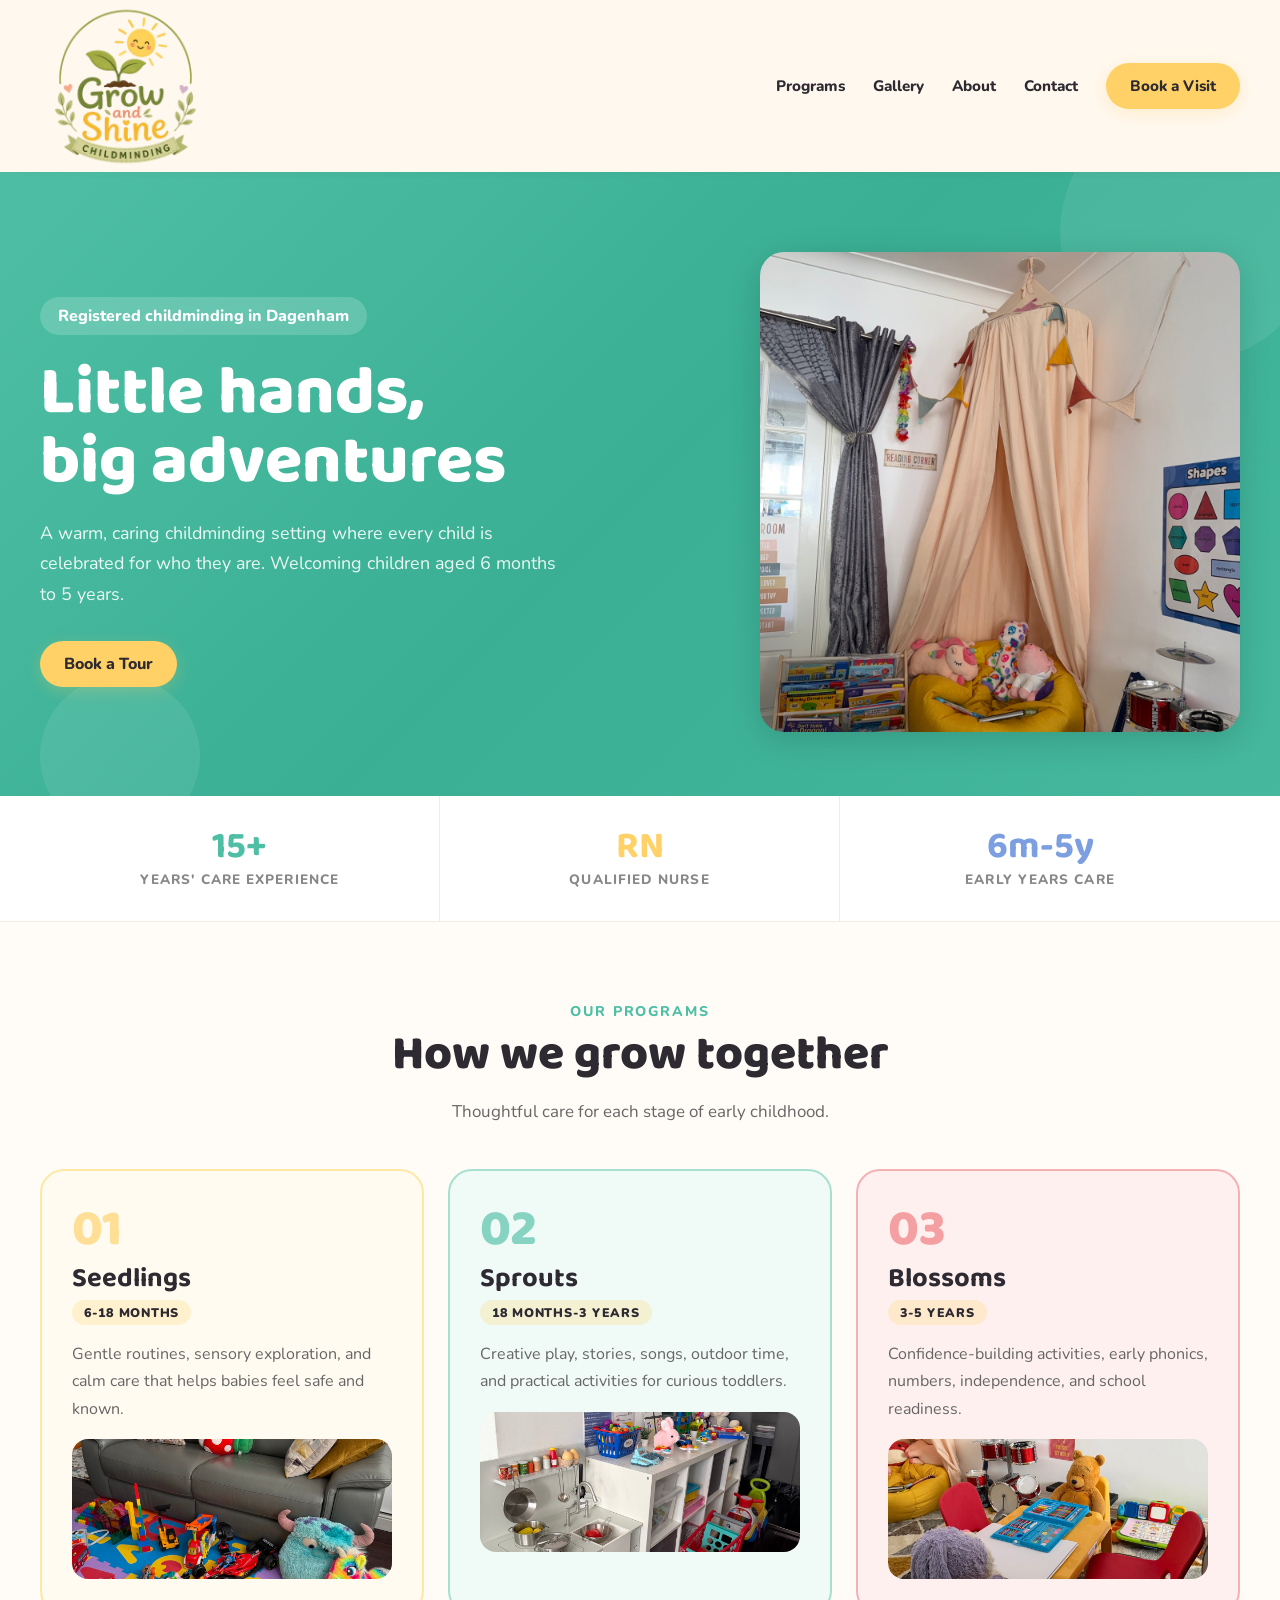
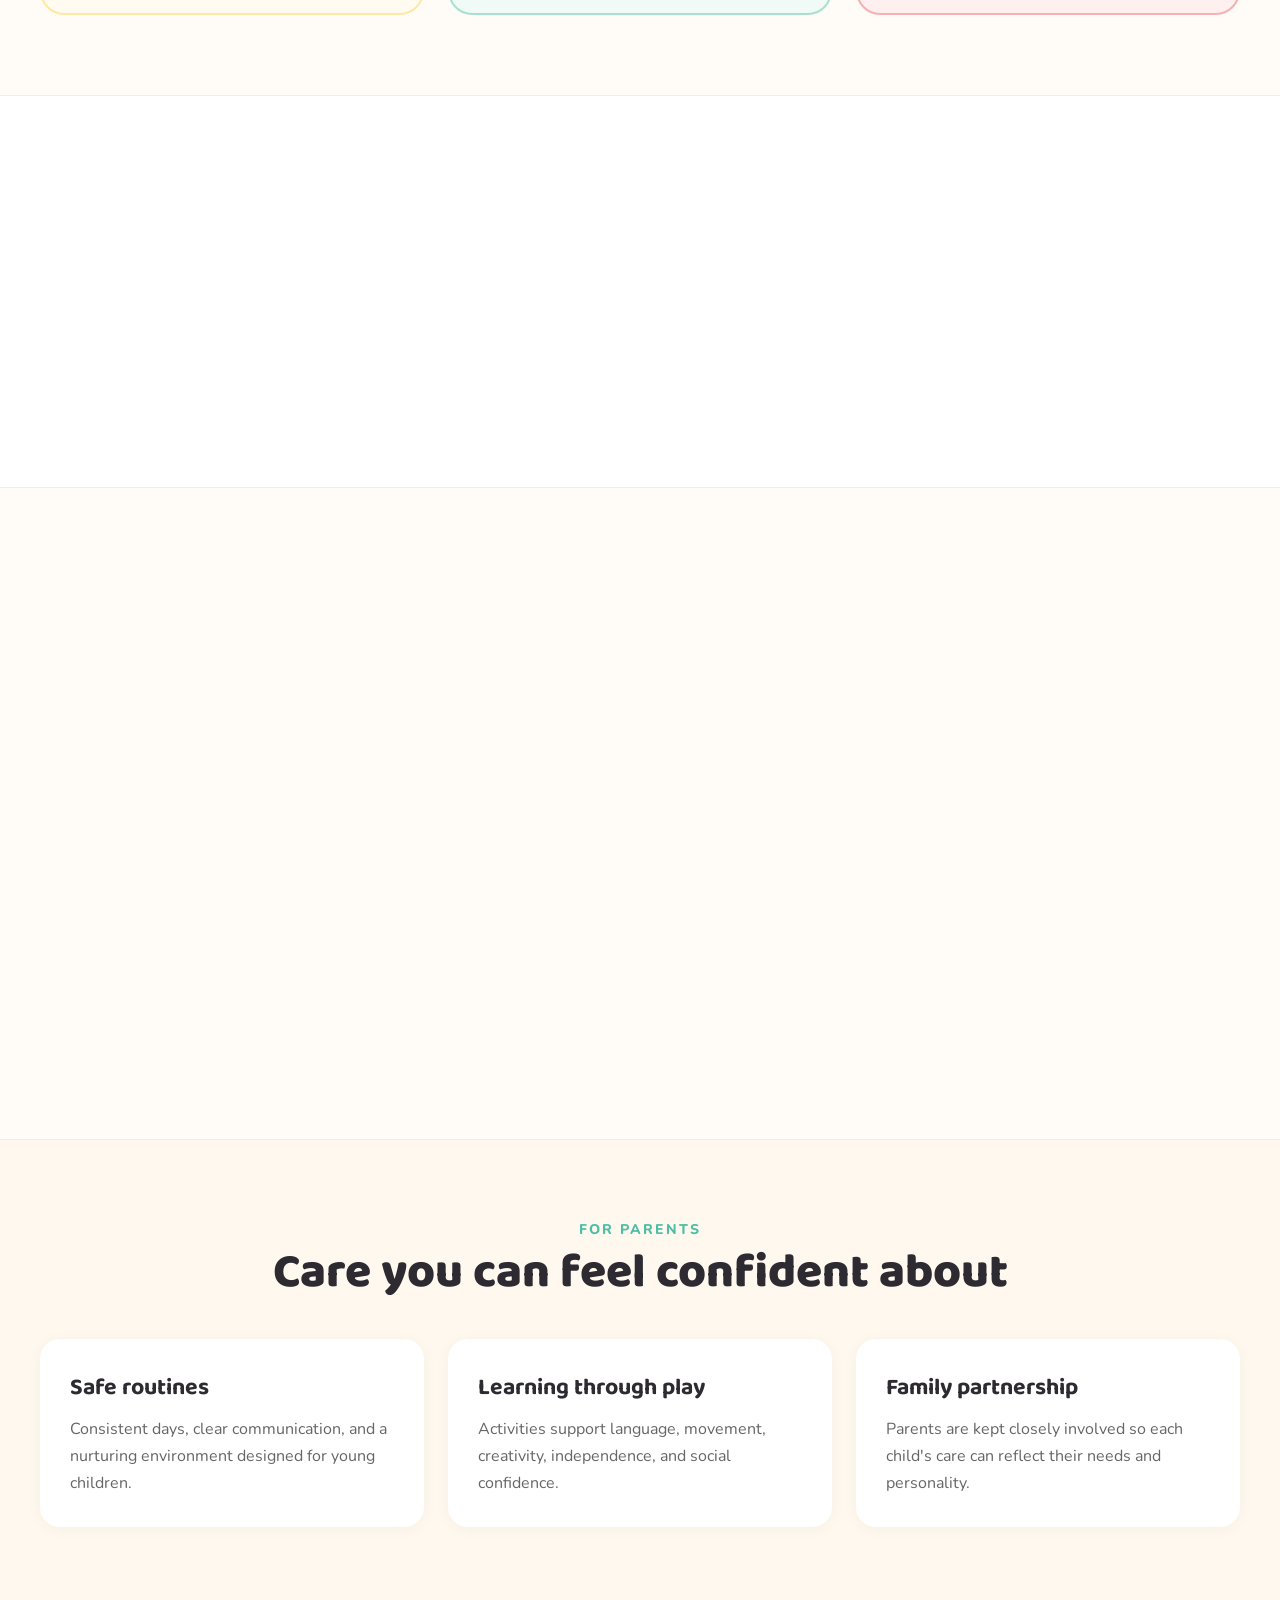
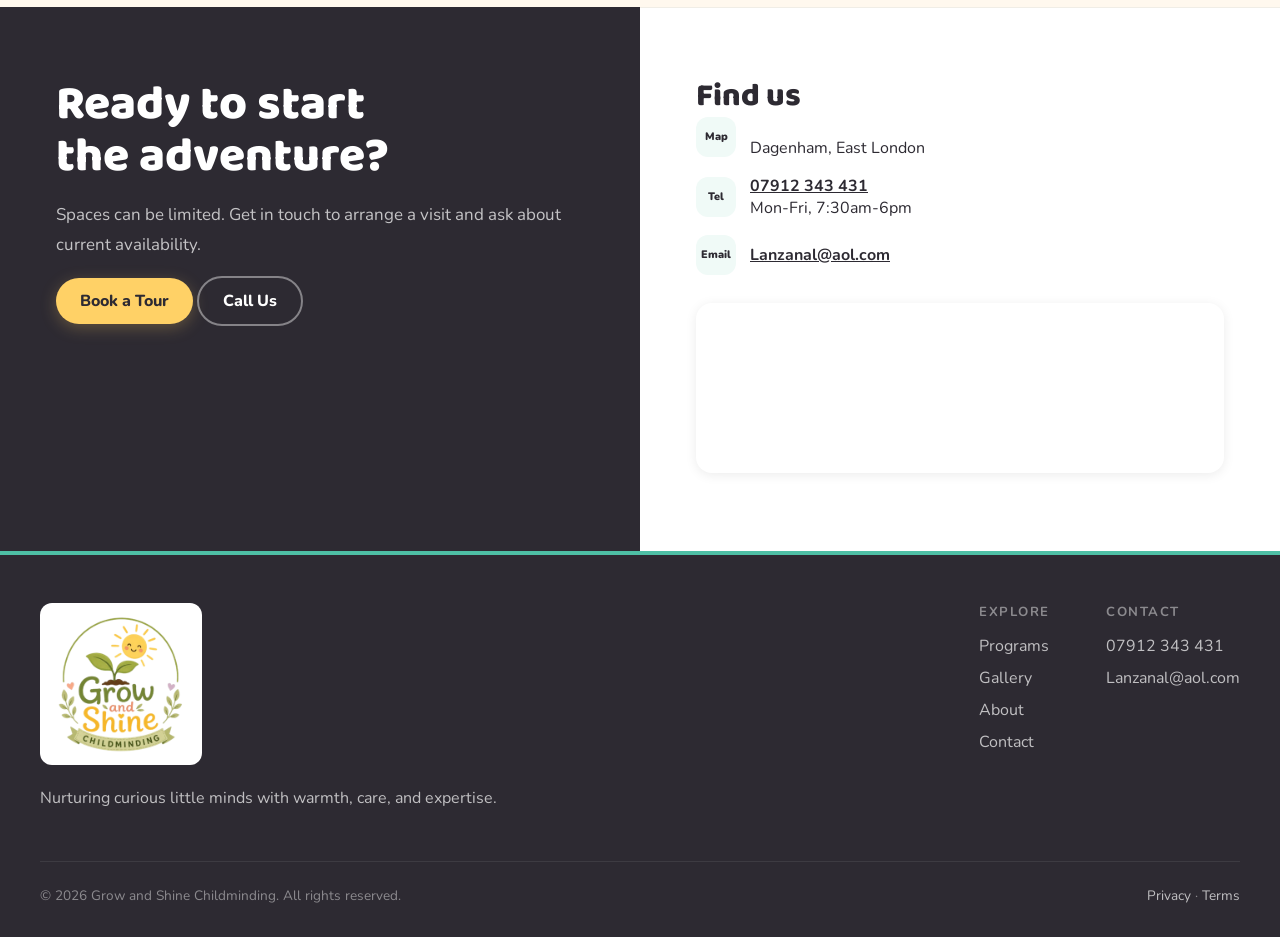
<file: index.html>
<!doctype html>
<html lang="en-GB">
<head>
  <meta charset="utf-8">
  <meta name="viewport" content="width=device-width, initial-scale=1">
  <title>Grow and Shine Childminding | Dagenham Childcare</title>
  <meta name="description" content="Warm, nurturing childminding in Dagenham for children aged 6 months to 5 years. Book a visit with Grow and Shine Childminding.">
  <meta property="og:title" content="Grow and Shine Childminding">
  <meta property="og:description" content="A caring Dagenham childminding setting for little hands and big adventures.">
  <meta property="og:type" content="website">
  <meta property="og:image" content="images/optimized/hero-main.jpg">
  <link rel="canonical" href="./">
  <link rel="preconnect" href="https://fonts.googleapis.com">
  <link rel="preconnect" href="https://fonts.gstatic.com" crossorigin>
  <link href="https://fonts.googleapis.com/css2?family=Baloo+2:wght@600;700;800&family=Nunito:wght@400;600;700;800;900&display=swap" rel="stylesheet">
  <link rel="stylesheet" href="styles.css">
  <script type="application/ld+json">{"@context":"https://schema.org","@type":"ChildCare","name":"Grow and Shine Childminding","address":{"@type":"PostalAddress","streetAddress":"465 Valence Avenue","addressLocality":"Dagenham","postalCode":"RM8 3RD","addressCountry":"GB"},"telephone":"+447912343431","email":"Lanzanal@aol.com","openingHours":"Mo-Fr 07:30-18:00","url":"./"}</script>
</head>
<body>
  <header class="nav">
    <div class="container nav-inner">
      <a class="logo" href="index.html" aria-label="Grow and Shine Childminding home"><img src="images/optimized/logo.png" alt="Grow and Shine Childminding"></a>
      <button class="menu-toggle" type="button" data-menu-toggle aria-expanded="false" aria-controls="primary-navigation">Menu</button>
      <nav class="nav-links" id="primary-navigation" data-nav-links aria-label="Primary navigation">
        <a href="#programs">Programs</a>
        <a href="gallery.html">Gallery</a>
        <a href="#about">About</a>
        <a href="#contact">Contact</a>
        <a class="button" href="mailto:Lanzanal@aol.com?subject=Nursery%20Tour">Book a Visit</a>
      </nav>
    </div>
  </header>

  <main>
    <section class="hero">
      <div class="container hero-grid">
        <div data-animate>
          <span class="badge">Registered childminding in Dagenham</span>
          <h1>Little hands,<br>big adventures</h1>
          <p>A warm, caring childminding setting where every child is celebrated for who they are. Welcoming children aged 6 months to 5 years.</p>
          <a class="button" href="mailto:Lanzanal@aol.com?subject=Nursery%20Tour">Book a Tour</a>
        </div>
        <div class="hero-card" data-animate>
          <img src="images/optimized/hero-main.jpg" width="960" height="960" alt="Bright and welcoming play space at Grow and Shine Childminding" fetchpriority="high">
        </div>
      </div>
    </section>

    <section class="trust" aria-label="Key facts">
      <div class="container trust-grid">
        <div class="trust-item"><strong style="color: var(--teal)">15+</strong><span>Years' care experience</span></div>
        <div class="trust-item"><strong style="color: var(--yellow)">RN</strong><span>Qualified nurse</span></div>
        <div class="trust-item"><strong style="color: var(--blue)">6m-5y</strong><span>Early years care</span></div>
      </div>
    </section>

    <section class="section" id="programs">
      <div class="container">
        <div class="center" data-animate>
          <p class="eyebrow">Our Programs</p>
          <h2 class="title">How we grow together</h2>
          <p class="lead">Thoughtful care for each stage of early childhood.</p>
        </div>
        <div class="cards">
          <article class="program seedlings" data-animate>
            <div class="program-number" style="color: var(--yellow)">01</div>
            <h3>Seedlings</h3>
            <span class="age">6-18 months</span>
            <p>Gentle routines, sensory exploration, and calm care that helps babies feel safe and known.</p>
            <img loading="lazy" src="images/optimized/program-baby.jpg" width="600" height="420" alt="Baby area with soft toys and early years resources">
          </article>
          <article class="program sprouts" data-animate>
            <div class="program-number" style="color: var(--teal)">02</div>
            <h3>Sprouts</h3>
            <span class="age">18 months-3 years</span>
            <p>Creative play, stories, songs, outdoor time, and practical activities for curious toddlers.</p>
            <img loading="lazy" src="images/optimized/program-toddler.jpg" width="600" height="420" alt="Toddler play area with pretend kitchen resources">
          </article>
          <article class="program blossoms" data-animate>
            <div class="program-number" style="color: var(--coral)">03</div>
            <h3>Blossoms</h3>
            <span class="age">3-5 years</span>
            <p>Confidence-building activities, early phonics, numbers, independence, and school readiness.</p>
            <img loading="lazy" src="images/optimized/program-preschool.jpg" width="600" height="420" alt="Preschool creative learning area">
          </article>
        </div>
      </div>
    </section>

    <section class="section story" id="about">
      <div class="container center" data-animate>
        <p class="eyebrow" style="color: var(--coral)">Our Story</p>
        <h2 class="title">A home away from home</h2>
        <p class="lead">I am a registered childminder and qualified nurse with more than 15 years of experience caring for children in hospital and community settings. I also have experience supporting children with special care needs. As a mother of four, I understand how important it is for every child to feel safe, nurtured, and encouraged.</p>
      </div>
    </section>

    <section class="section">
      <div class="container">
        <div class="gallery-head" data-animate>
          <div><p class="eyebrow" style="color: var(--blue)">Gallery</p><h2 class="title">A peek inside our day</h2></div>
          <a class="text-link" href="gallery.html">See all photos -></a>
        </div>
        <div class="gallery-grid" data-animate>
          <a href="gallery.html"><img loading="lazy" src="images/optimized/gallery-feature.jpg" alt="Children's play and learning space"></a>
          <a href="gallery.html"><img loading="lazy" src="images/optimized/gallery-art.jpg" alt="Art and craft materials"></a>
          <a href="gallery.html"><img loading="lazy" src="images/optimized/gallery-play.jpg" alt="Indoor play resources"></a>
          <a href="gallery.html"><img loading="lazy" src="images/optimized/gallery-sleep.jpg" alt="Calm rest area"></a>
          <a href="gallery.html"><img loading="lazy" src="images/optimized/gallery-music.jpg" alt="Music and sensory play corner"></a>
        </div>
      </div>
    </section>

    <section class="section assurances">
      <div class="container">
        <div class="center" data-animate><p class="eyebrow">For Parents</p><h2 class="title">Care you can feel confident about</h2></div>
        <div class="assurance-grid">
          <article class="assurance" data-animate><h3>Safe routines</h3><p>Consistent days, clear communication, and a nurturing environment designed for young children.</p></article>
          <article class="assurance" data-animate><h3>Learning through play</h3><p>Activities support language, movement, creativity, independence, and social confidence.</p></article>
          <article class="assurance" data-animate><h3>Family partnership</h3><p>Parents are kept closely involved so each child's care can reflect their needs and personality.</p></article>
        </div>
      </div>
    </section>

    <section class="split" id="contact">
      <div class="split-dark" data-animate>
        <h2 class="title">Ready to start<br>the adventure?</h2>
        <p class="lead">Spaces can be limited. Get in touch to arrange a visit and ask about current availability.</p>
        <p><a class="button" href="mailto:Lanzanal@aol.com?subject=Nursery%20Tour">Book a Tour</a> <a class="button secondary" href="tel:+447912343431">Call Us</a></p>
      </div>
      <div class="split-light" data-animate>
        <h2 class="title" style="font-size: 2rem">Find us</h2>
        <ul class="contact-list">
          <li><span class="icon" aria-hidden="true">Map</span><span><br>Dagenham, East London</span></li>
          <li><span class="icon" aria-hidden="true">Tel</span><span><a href="tel:+447912343431"><strong>07912 343 431</strong></a><br>Mon-Fri, 7:30am-6pm</span></li>
          <li><span class="icon" aria-hidden="true">Email</span><a href="mailto:Lanzanal@aol.com"><strong>Lanzanal@aol.com</strong></a></li>
        </ul>
        <iframe class="map" title="Map showing Dagenham" src="https://www.google.com/maps?q=51.5402631,0.1482103&z=13&output=embed" loading="lazy" referrerpolicy="no-referrer-when-downgrade"></iframe>
      </div>
    </section>
  </main>

  <footer class="footer">
    <div class="container footer-grid">
      <div><a class="footer-logo" href="index.html"><img src="images/optimized/logo.png" alt="Grow and Shine Childminding"></a><p>Nurturing curious little minds with warmth, care, and expertise.</p></div>
      <nav aria-label="Footer explore"><h2>Explore</h2><ul><li><a href="#programs">Programs</a></li><li><a href="gallery.html">Gallery</a></li><li><a href="#about">About</a></li><li><a href="#contact">Contact</a></li></ul></nav>
      <nav aria-label="Footer contact"><h2>Contact</h2><ul><li><a href="tel:+447912343431">07912 343 431</a></li><li><a href="mailto:Lanzanal@aol.com">Lanzanal@aol.com</a></li></ul></nav>
    </div>
    <div class="container footer-bottom"><span>&copy; 2026 Grow and Shine Childminding. All rights reserved.</span><span><a href="privacy.html">Privacy</a> &middot; <a href="terms.html">Terms</a></span></div>
  </footer>
  <script src="site.js" defer></script>
</body>
</html>
</file>
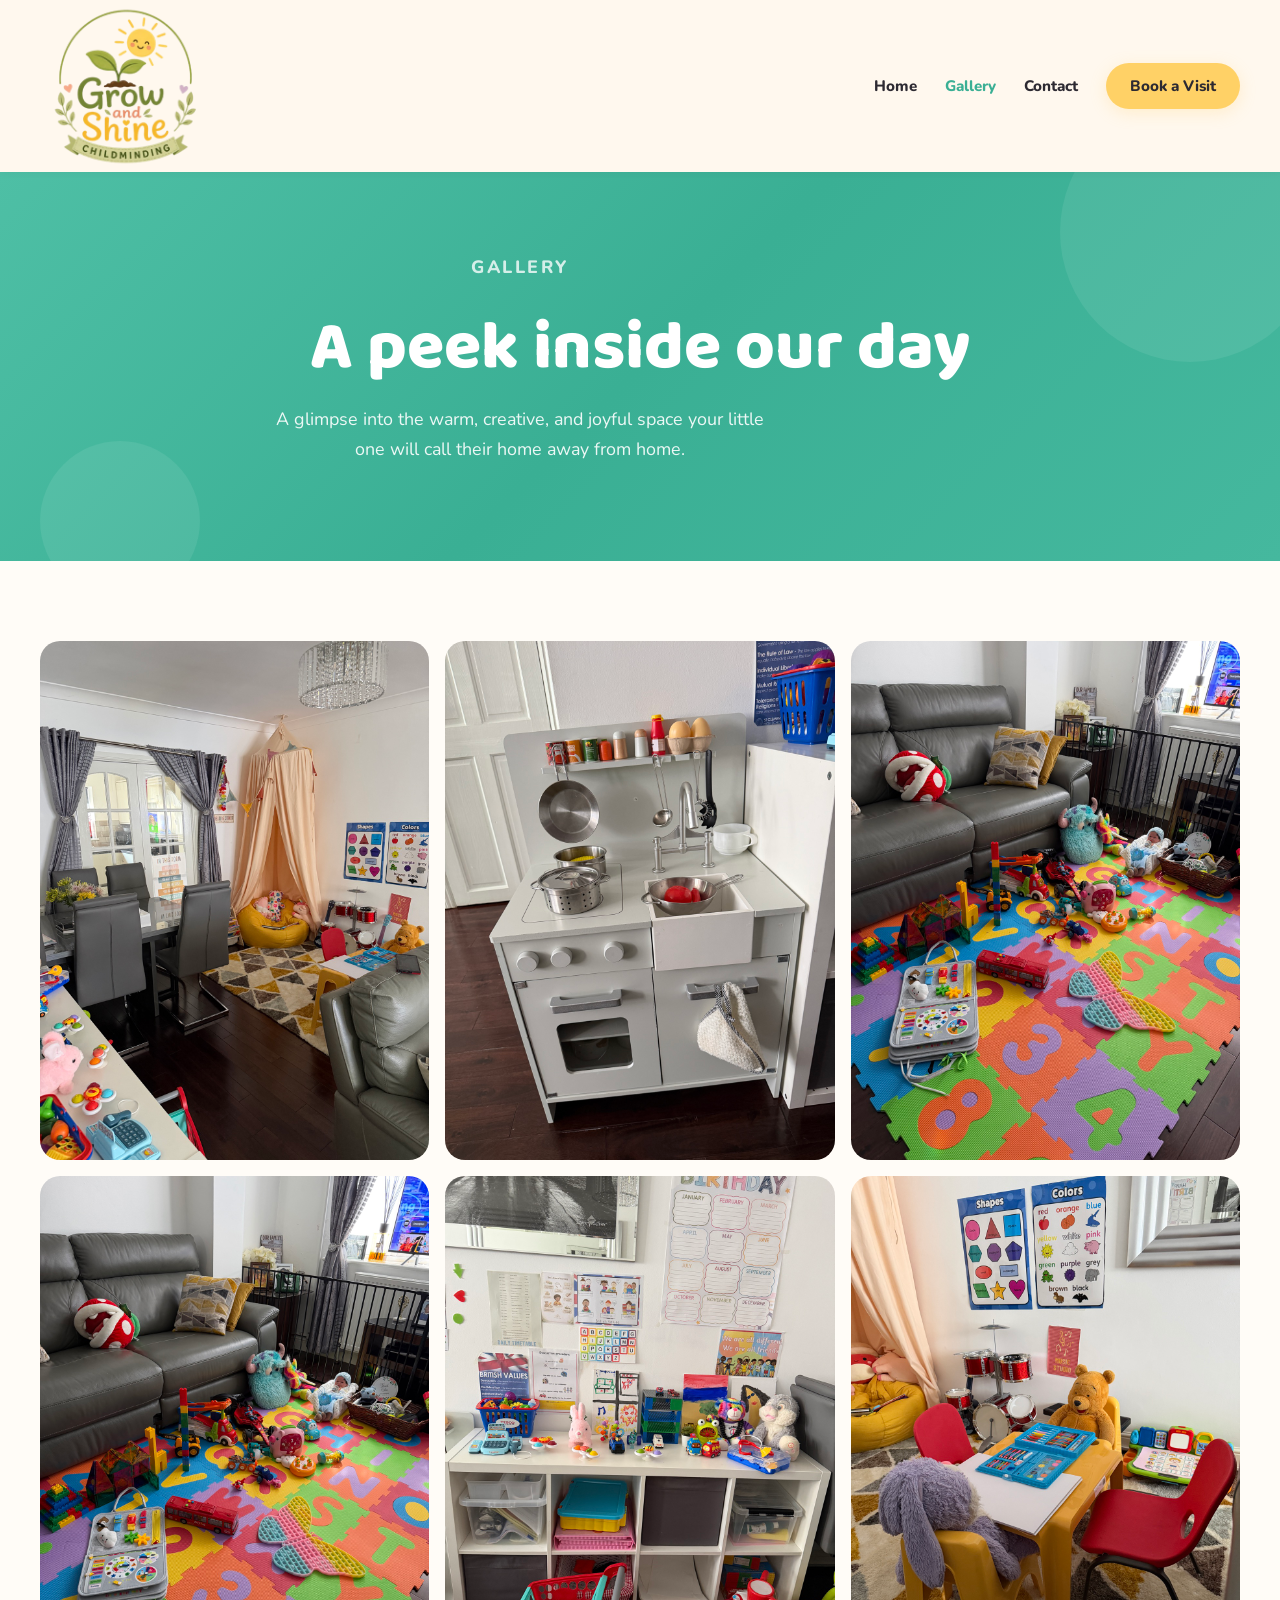
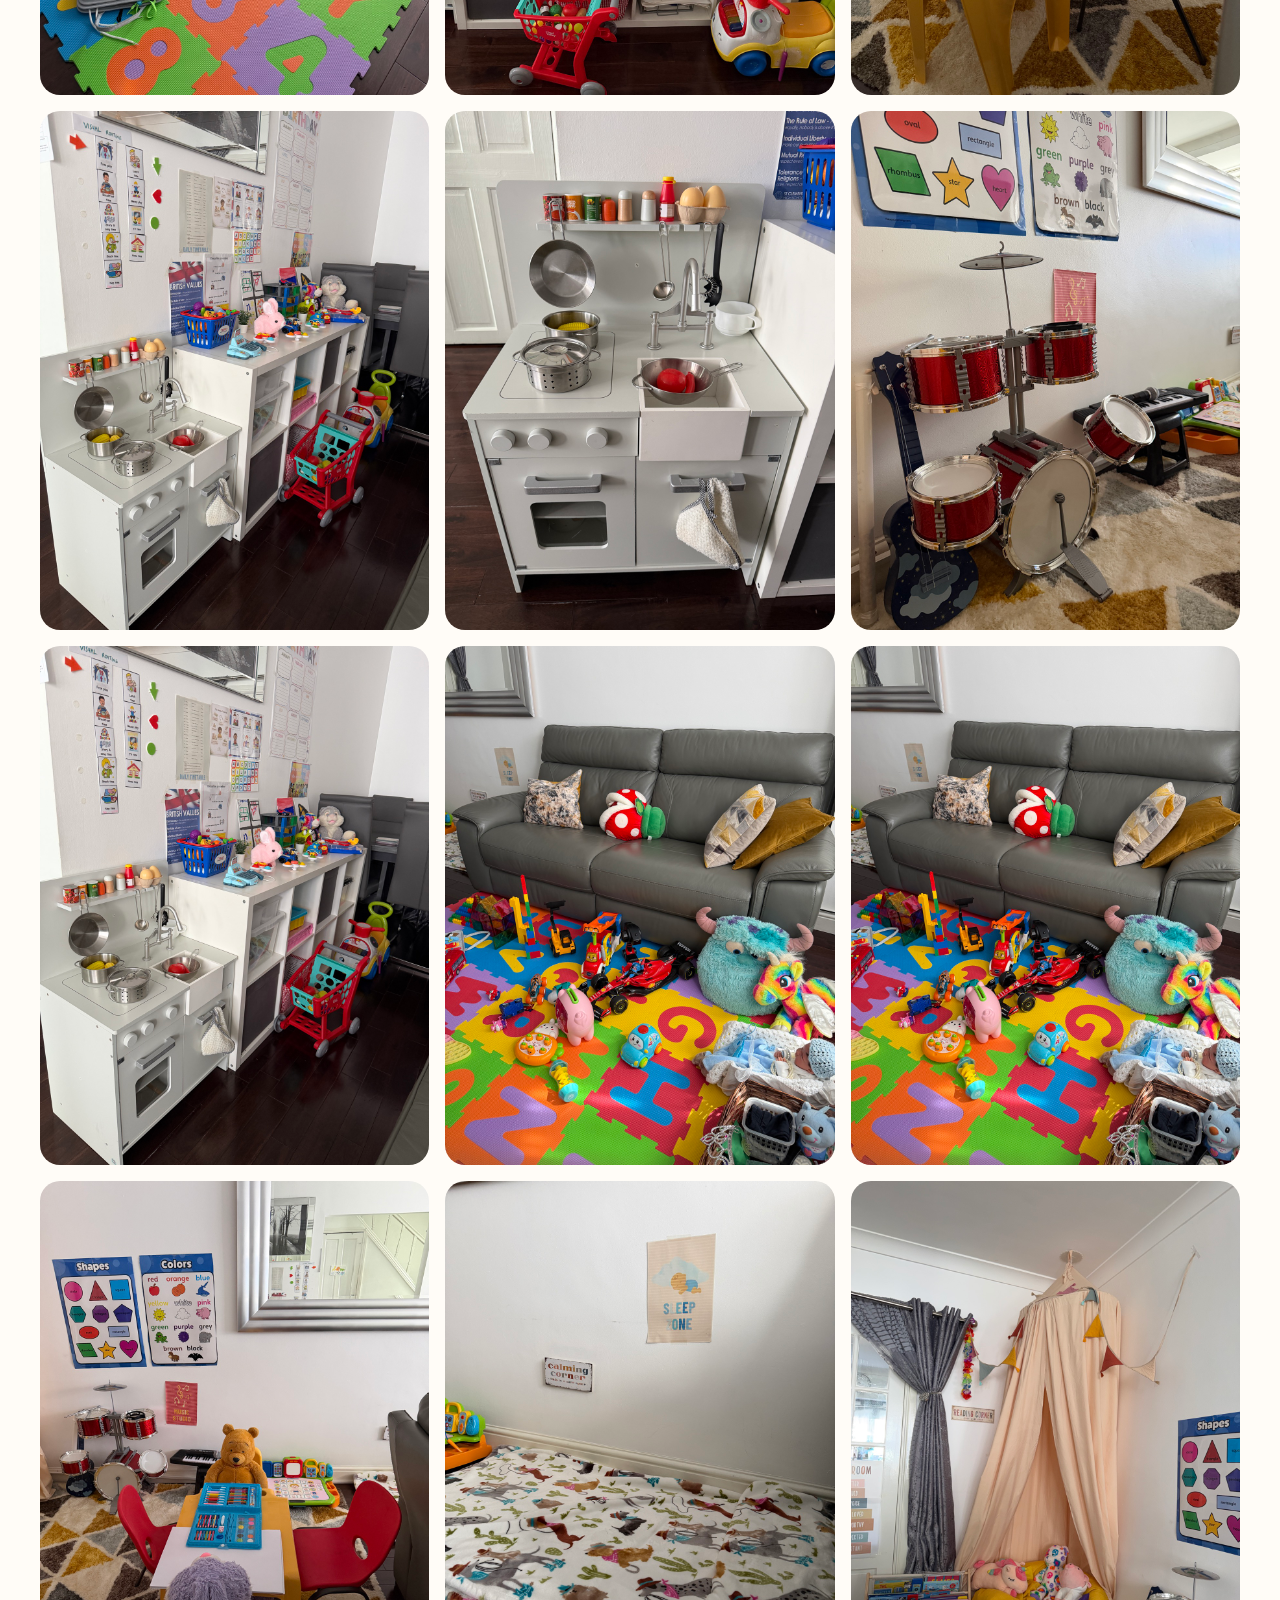
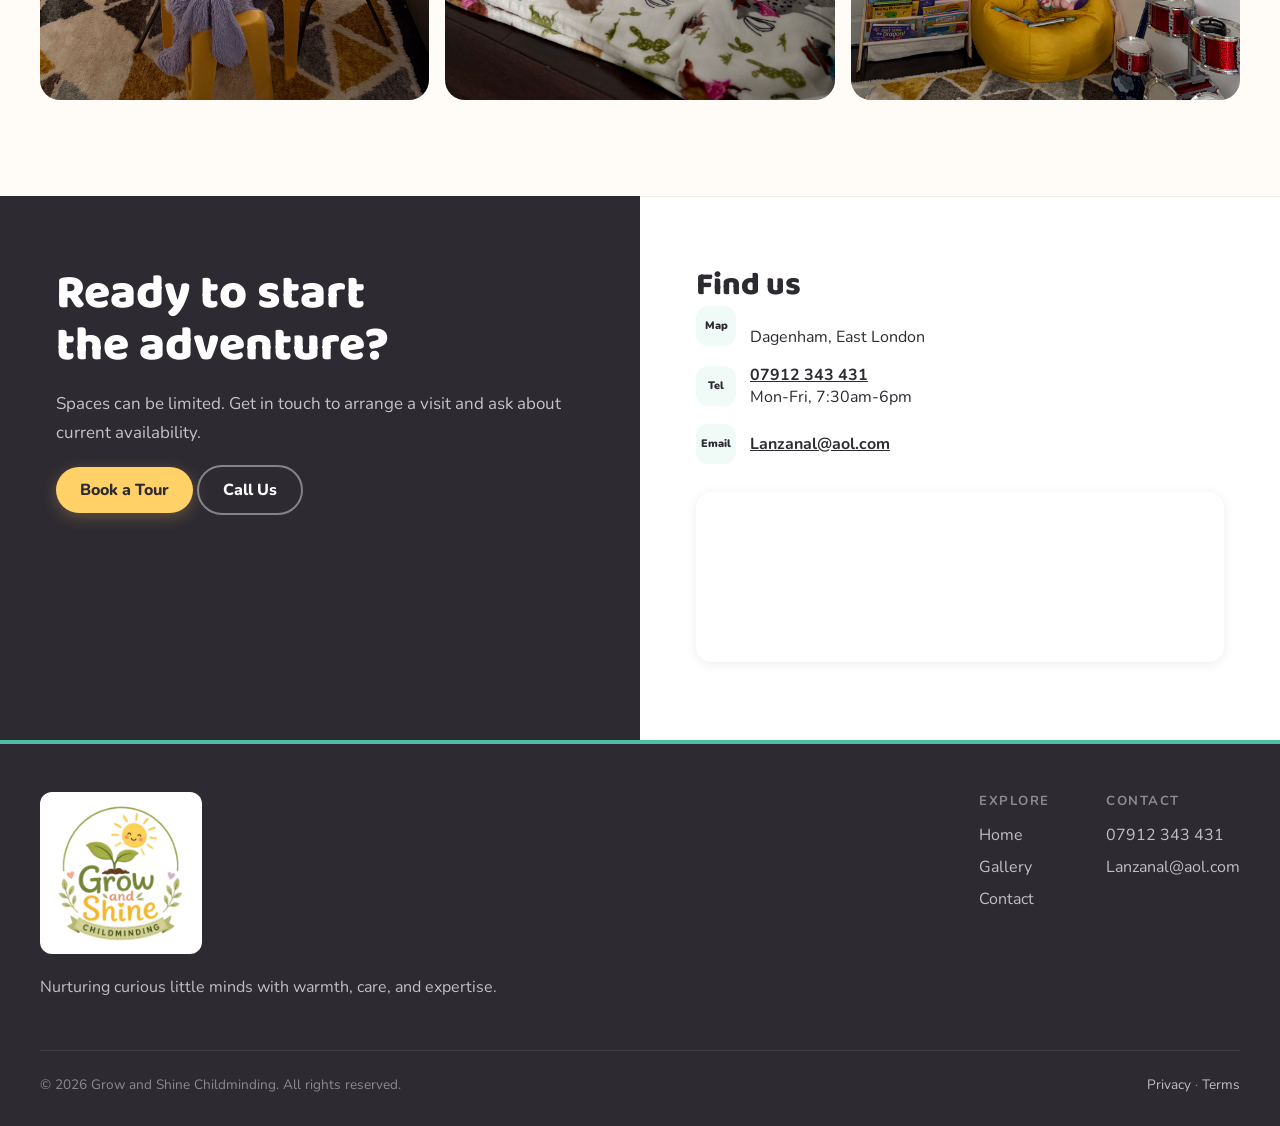
<file: gallery.html>
<!doctype html>
<html lang="en-GB">
<head>
  <meta charset="utf-8">
  <meta name="viewport" content="width=device-width, initial-scale=1">
  <title>Gallery | Grow and Shine Childminding</title>
  <meta name="description" content="See the warm, creative childminding environment at Grow and Shine in Dagenham.">
  <link rel="canonical" href="gallery.html">
  <link rel="preconnect" href="https://fonts.googleapis.com">
  <link rel="preconnect" href="https://fonts.gstatic.com" crossorigin>
  <link href="https://fonts.googleapis.com/css2?family=Baloo+2:wght@600;700;800&family=Nunito:wght@400;600;700;800;900&display=swap" rel="stylesheet">
  <link rel="stylesheet" href="styles.css">
</head>
<body>
  <header class="nav">
    <div class="container nav-inner">
      <a class="logo" href="index.html" aria-label="Grow and Shine Childminding home"><img src="images/optimized/logo.png" alt="Grow and Shine Childminding"></a>
      <button class="menu-toggle" type="button" data-menu-toggle aria-expanded="false" aria-controls="primary-navigation">Menu</button>
      <nav class="nav-links" id="primary-navigation" data-nav-links aria-label="Primary navigation">
        <a href="index.html">Home</a>
        <a class="active" href="gallery.html" aria-current="page">Gallery</a>
        <a href="index.html#contact">Contact</a>
        <a class="button" href="mailto:Lanzanal@aol.com?subject=Nursery%20Tour">Book a Visit</a>
      </nav>
    </div>
  </header>
  <main>
    <section class="hero gallery-hero">
      <div class="container" data-animate>
        <p class="eyebrow" style="color: rgba(255,255,255,0.78)">Gallery</p>
        <h1>A peek inside our day</h1>
        <p>A glimpse into the warm, creative, and joyful space your little one will call their home away from home.</p>
      </div>
    </section>
    <section class="section">
      <div class="container masonry" data-animate aria-label="Photo gallery">
        <button type="button" data-gallery-button data-full-image="images/optimized/hero-room.jpg"><img loading="lazy" src="images/optimized/hero-room.jpg" alt="Nursery room with play resources"></button>
        <button type="button" data-gallery-button data-full-image="images/optimized/gallery-feature.jpg"><img loading="lazy" src="images/optimized/gallery-feature.jpg" alt="Bright play area"></button>
        <button type="button" data-gallery-button data-full-image="images/optimized/gallery-2.jpg"><img loading="lazy" src="images/optimized/gallery-2.jpg" alt="Childminding room details"></button>
        <button type="button" data-gallery-button data-full-image="images/optimized/program-toddler.jpg"><img loading="lazy" src="images/optimized/program-toddler.jpg" alt="Pretend play kitchen"></button>
        <button type="button" data-gallery-button data-full-image="images/optimized/gallery-art.jpg"><img loading="lazy" src="images/optimized/gallery-art.jpg" alt="Art materials for creative activities"></button>
        <button type="button" data-gallery-button data-full-image="images/optimized/gallery-3.jpg"><img loading="lazy" src="images/optimized/gallery-3.jpg" alt="Nursery learning area"></button>
        <button type="button" data-gallery-button data-full-image="images/optimized/gallery-play.jpg"><img loading="lazy" src="images/optimized/gallery-play.jpg" alt="Indoor play area"></button>
        <button type="button" data-gallery-button data-full-image="images/optimized/gallery-4.jpg"><img loading="lazy" src="images/optimized/gallery-4.jpg" alt="Childminding setting resources"></button>
        <button type="button" data-gallery-button data-full-image="images/optimized/program-baby.jpg"><img loading="lazy" src="images/optimized/program-baby.jpg" alt="Baby room resources"></button>
        <button type="button" data-gallery-button data-full-image="images/optimized/gallery-sleep.jpg"><img loading="lazy" src="images/optimized/gallery-sleep.jpg" alt="Calm rest area"></button>
        <button type="button" data-gallery-button data-full-image="images/optimized/gallery-5.jpg"><img loading="lazy" src="images/optimized/gallery-5.jpg" alt="Nursery play resources"></button>
        <button type="button" data-gallery-button data-full-image="images/optimized/program-preschool.jpg"><img loading="lazy" src="images/optimized/program-preschool.jpg" alt="Creative preschool area"></button>
        <button type="button" data-gallery-button data-full-image="images/optimized/gallery-music.jpg"><img loading="lazy" src="images/optimized/gallery-music.jpg" alt="Music and sensory corner"></button>
        <button type="button" data-gallery-button data-full-image="images/optimized/gallery-6.jpg"><img loading="lazy" src="images/optimized/gallery-6.jpg" alt="Nursery room view"></button>
        <button type="button" data-gallery-button data-full-image="images/optimized/hero-main.jpg"><img loading="lazy" src="images/optimized/hero-main.jpg" alt="Grow and Shine play space"></button>
      </div>
    </section>
    <section class="split" id="contact">
      <div class="split-dark" data-animate>
        <h2 class="title">Ready to start<br>the adventure?</h2>
        <p class="lead">Spaces can be limited. Get in touch to arrange a visit and ask about current availability.</p>
        <p><a class="button" href="mailto:Lanzanal@aol.com?subject=Nursery%20Tour">Book a Tour</a> <a class="button secondary" href="tel:+447912343431">Call Us</a></p>
      </div>
      <div class="split-light" data-animate>
        <h2 class="title" style="font-size: 2rem">Find us</h2>
        <ul class="contact-list">
          <li><span class="icon" aria-hidden="true">Map</span><span><br>Dagenham, East London</span></li>
          <li><span class="icon" aria-hidden="true">Tel</span><span><a href="tel:+447912343431"><strong>07912 343 431</strong></a><br>Mon-Fri, 7:30am-6pm</span></li>
          <li><span class="icon" aria-hidden="true">Email</span><a href="mailto:Lanzanal@aol.com"><strong>Lanzanal@aol.com</strong></a></li>
        </ul>
        <iframe class="map" title="Map showing Dagenham" src="https://www.google.com/maps?q=51.5402631,0.1482103&z=13&output=embed" loading="lazy" referrerpolicy="no-referrer-when-downgrade"></iframe>
      </div>
    </section>
  </main>
  <div class="lightbox" data-lightbox role="dialog" aria-modal="true" aria-hidden="true" aria-label="Gallery image viewer"><button class="lightbox-close" type="button" data-lightbox-close aria-label="Close image viewer">&times;</button><img data-lightbox-image src="[data-uri]" alt=""></div>
  <footer class="footer"><div class="container footer-grid"><div><a class="footer-logo" href="index.html"><img src="images/optimized/logo.png" alt="Grow and Shine Childminding"></a><p>Nurturing curious little minds with warmth, care, and expertise.</p></div><nav aria-label="Footer explore"><h2>Explore</h2><ul><li><a href="index.html">Home</a></li><li><a href="gallery.html">Gallery</a></li><li><a href="index.html#contact">Contact</a></li></ul></nav><nav aria-label="Footer contact"><h2>Contact</h2><ul><li><a href="tel:+447912343431">07912 343 431</a></li><li><a href="mailto:Lanzanal@aol.com">Lanzanal@aol.com</a></li></ul></nav></div><div class="container footer-bottom"><span>&copy; 2026 Grow and Shine Childminding. All rights reserved.</span><span><a href="privacy.html">Privacy</a> &middot; <a href="terms.html">Terms</a></span></div></footer>
  <script src="site.js" defer></script>
</body>
</html>
</file>
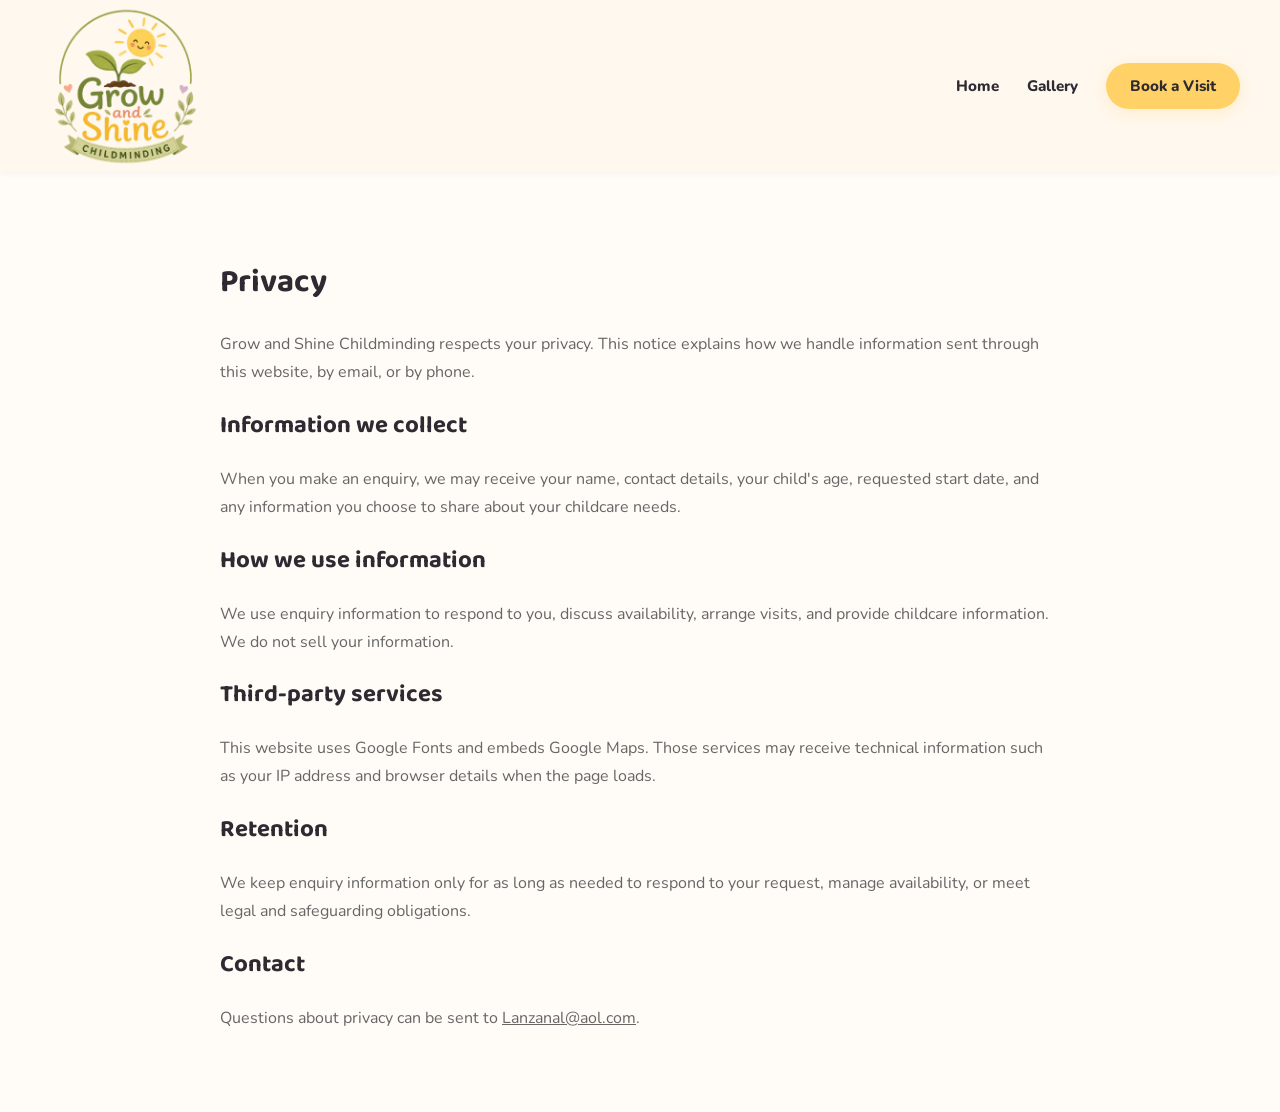
<file: privacy.html>
<!doctype html>
<html lang="en-GB"><head><meta charset="utf-8"><meta name="viewport" content="width=device-width, initial-scale=1"><title>Privacy | Grow and Shine Childminding</title><meta name="description" content="Privacy information for Grow and Shine Childminding."><link rel="stylesheet" href="styles.css"><link rel="preconnect" href="https://fonts.googleapis.com"><link rel="preconnect" href="https://fonts.gstatic.com" crossorigin><link href="https://fonts.googleapis.com/css2?family=Baloo+2:wght@600;700;800&family=Nunito:wght@400;600;700;800;900&display=swap" rel="stylesheet"></head><body><header class="nav"><div class="container nav-inner"><a class="logo" href="index.html"><img src="images/optimized/logo.png" alt="Grow and Shine Childminding"></a><nav class="nav-links open" aria-label="Primary navigation" style="position: static; display: flex; box-shadow: none"><a href="index.html">Home</a><a href="gallery.html">Gallery</a><a class="button" href="mailto:Lanzanal@aol.com?subject=Nursery%20Tour">Book a Visit</a></nav></div></header><main class="container content-page"><h1>Privacy</h1><p>Grow and Shine Childminding respects your privacy. This notice explains how we handle information sent through this website, by email, or by phone.</p><h2>Information we collect</h2><p>When you make an enquiry, we may receive your name, contact details, your child's age, requested start date, and any information you choose to share about your childcare needs.</p><h2>How we use information</h2><p>We use enquiry information to respond to you, discuss availability, arrange visits, and provide childcare information. We do not sell your information.</p><h2>Third-party services</h2><p>This website uses Google Fonts and embeds Google Maps. Those services may receive technical information such as your IP address and browser details when the page loads.</p><h2>Retention</h2><p>We keep enquiry information only for as long as needed to respond to your request, manage availability, or meet legal and safeguarding obligations.</p><h2>Contact</h2><p>Questions about privacy can be sent to <a href="mailto:Lanzanal@aol.com">Lanzanal@aol.com</a>.</p></main></body></html>
</file>
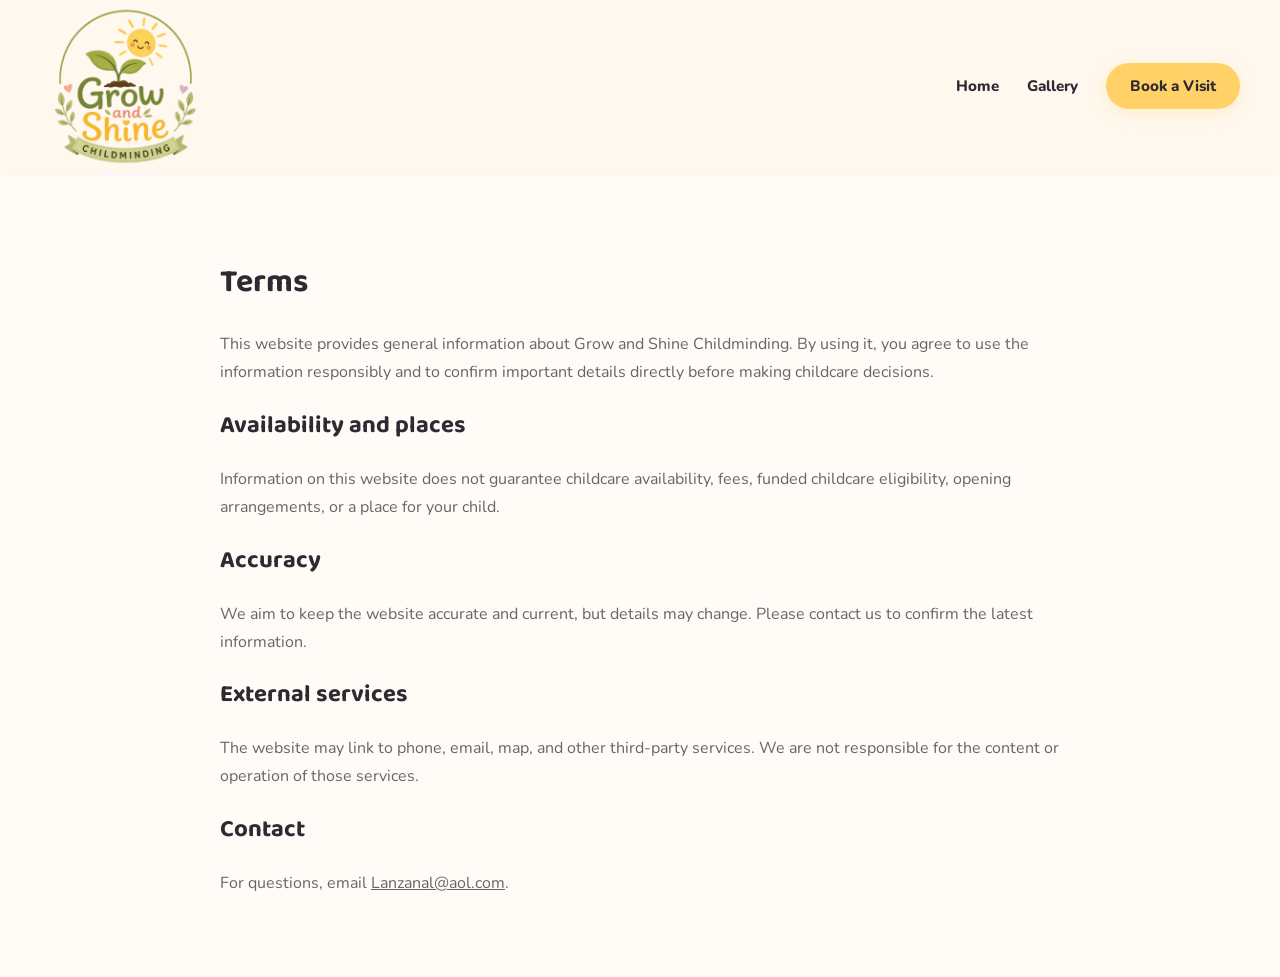
<file: terms.html>
<!doctype html>
<html lang="en-GB"><head><meta charset="utf-8"><meta name="viewport" content="width=device-width, initial-scale=1"><title>Terms | Grow and Shine Childminding</title><meta name="description" content="Website terms for Grow and Shine Childminding."><link rel="stylesheet" href="styles.css"><link rel="preconnect" href="https://fonts.googleapis.com"><link rel="preconnect" href="https://fonts.gstatic.com" crossorigin><link href="https://fonts.googleapis.com/css2?family=Baloo+2:wght@600;700;800&family=Nunito:wght@400;600;700;800;900&display=swap" rel="stylesheet"></head><body><header class="nav"><div class="container nav-inner"><a class="logo" href="index.html"><img src="images/optimized/logo.png" alt="Grow and Shine Childminding"></a><nav class="nav-links open" aria-label="Primary navigation" style="position: static; display: flex; box-shadow: none"><a href="index.html">Home</a><a href="gallery.html">Gallery</a><a class="button" href="mailto:Lanzanal@aol.com?subject=Nursery%20Tour">Book a Visit</a></nav></div></header><main class="container content-page"><h1>Terms</h1><p>This website provides general information about Grow and Shine Childminding. By using it, you agree to use the information responsibly and to confirm important details directly before making childcare decisions.</p><h2>Availability and places</h2><p>Information on this website does not guarantee childcare availability, fees, funded childcare eligibility, opening arrangements, or a place for your child.</p><h2>Accuracy</h2><p>We aim to keep the website accurate and current, but details may change. Please contact us to confirm the latest information.</p><h2>External services</h2><p>The website may link to phone, email, map, and other third-party services. We are not responsible for the content or operation of those services.</p><h2>Contact</h2><p>For questions, email <a href="mailto:Lanzanal@aol.com">Lanzanal@aol.com</a>.</p></main></body></html>
</file>
<file: styles.css>
:root {
  --teal: #4ebfa5;
  --teal-dark: #3aaf94;
  --yellow: #ffd166;
  --coral: #ef767a;
  --blue: #7b9fe0;
  --dark: #2d2a32;
  --cream: #fffcf7;
  --warm: #fff8ee;
  --line: #f0ede6;
  --muted: #666;
  --radius: 24px;
  font-family: Nunito, system-ui, -apple-system, BlinkMacSystemFont, "Segoe UI", sans-serif;
  color: var(--dark);
  background: var(--cream);
}

* { box-sizing: border-box; }
html { scroll-behavior: smooth; }
body { margin: 0; background: var(--cream); }
body.menu-open, body.lightbox-open { overflow: hidden; }
img { max-width: 100%; display: block; }
a { color: inherit; }
:focus-visible { outline: 3px solid var(--blue); outline-offset: 4px; }

.container { width: min(1200px, calc(100% - 40px)); margin: 0 auto; }
.section { padding: 80px 0; }
.eyebrow { margin: 0 0 8px; color: var(--teal); font-size: 0.88rem; font-weight: 800; letter-spacing: 0.14em; text-transform: uppercase; }
.title { margin: 0; font-family: "Baloo 2", cursive; font-size: clamp(2.15rem, 4vw, 3rem); line-height: 1.08; font-weight: 800; }
.lead { color: var(--muted); font-size: 1.06rem; line-height: 1.75; }
.button { display: inline-flex; align-items: center; justify-content: center; min-height: 46px; padding: 12px 24px; border-radius: 999px; border: 0; background: var(--yellow); color: var(--dark); font-weight: 800; text-decoration: none; box-shadow: 0 4px 16px rgba(255, 209, 102, 0.25); transition: transform 0.2s ease, box-shadow 0.2s ease; }
.button:hover { transform: translateY(-2px); box-shadow: 0 8px 24px rgba(255, 209, 102, 0.35); }
.button.secondary { background: transparent; color: #fff; border: 2px solid rgba(255,255,255,0.42); box-shadow: none; }

.nav { position: sticky; top: 0; z-index: 50; background: var(--warm); box-shadow: 0 1px 8px rgba(0,0,0,0.04); }
.nav-inner { display: flex; align-items: center; justify-content: space-between; min-height: 88px; }
.logo img { width: 172px; height: auto; }
.nav-links { display: flex; align-items: center; gap: 28px; }
.nav-links a { font-size: 0.95rem; font-weight: 800; text-decoration: none; }
.nav-links a:not(.button):hover, .nav-links .active { color: var(--teal-dark); }
.menu-toggle { display: none; border: 0; background: transparent; color: var(--dark); font: inherit; font-weight: 800; }

.hero { position: relative; overflow: hidden; padding: 80px 0 64px; background: linear-gradient(135deg, var(--teal) 0%, var(--teal-dark) 50%, #45b89e 100%); color: #fff; }
.hero::before, .hero::after { content: ""; position: absolute; border-radius: 50%; background: rgba(255,255,255,0.08); animation: float 8s ease-in-out infinite; }
.hero::before { width: 260px; height: 260px; top: -70px; right: -40px; }
.hero::after { width: 160px; height: 160px; bottom: -40px; left: 40px; animation-delay: 1s; }
.hero-grid { position: relative; z-index: 1; display: grid; grid-template-columns: minmax(0, 1fr) 480px; gap: 56px; align-items: center; }
.badge { display: inline-flex; margin-bottom: 24px; padding: 8px 18px; border-radius: 999px; background: rgba(255,255,255,0.18); font-weight: 800; backdrop-filter: blur(8px); }
.hero h1 { margin: 0 0 20px; font-family: "Baloo 2", cursive; font-size: clamp(2.5rem, 6vw, 4.25rem); line-height: 1.02; font-weight: 800; }
.hero p { max-width: 520px; margin: 0 0 32px; color: rgba(255,255,255,0.9); font-size: 1.12rem; line-height: 1.7; }
.hero-card { position: relative; border-radius: var(--radius); overflow: hidden; box-shadow: 0 8px 32px rgba(0,0,0,0.15); }
.hero-card img { width: 100%; height: 480px; object-fit: cover; }

.trust { background: #fff; border-bottom: 1px solid var(--line); }
.trust-grid { display: grid; grid-template-columns: repeat(3, 1fr); }
.trust-item { padding: 32px 20px; text-align: center; border-right: 1px solid var(--line); }
.trust-item:last-child { border-right: 0; }
.trust strong { display: block; font-family: "Baloo 2", cursive; font-size: 2.35rem; line-height: 1; }
.trust span { display: block; margin-top: 4px; color: #888; font-size: 0.85rem; font-weight: 800; letter-spacing: 0.08em; text-transform: uppercase; }

.center { text-align: center; }
.cards { display: grid; grid-template-columns: repeat(3, 1fr); gap: 24px; margin-top: 42px; }
.program { padding: 34px 30px; border: 2px solid; border-radius: var(--radius); transition: transform 0.25s ease, box-shadow 0.25s ease; }
.program:hover { transform: translateY(-6px); }
.program.seedlings { background: #fffbf0; border-color: #ffe8a3; }
.program.sprouts { background: #f0faf7; border-color: #a8e0d0; }
.program.blossoms { background: #fff0f0; border-color: #f5b0b3; }
.program-number { font-family: "Baloo 2", cursive; font-size: 3.2rem; font-weight: 800; line-height: 1; opacity: 0.65; }
.program h3 { margin: 8px 0 6px; font-family: "Baloo 2", cursive; font-size: 1.7rem; line-height: 1.1; }
.age { display: inline-block; padding: 4px 12px; border-radius: 999px; background: rgba(255,209,102,0.25); font-size: 0.78rem; font-weight: 900; letter-spacing: 0.06em; text-transform: uppercase; }
.program p { color: var(--muted); line-height: 1.7; }
.program img { width: 100%; height: 140px; object-fit: cover; border-radius: 16px; }

.story { background: #fff; border-block: 1px solid var(--line); }
.story .container { max-width: 760px; }
.gallery-head { display: flex; align-items: end; justify-content: space-between; gap: 24px; margin-bottom: 36px; }
.text-link { color: var(--dark); font-weight: 900; text-decoration: none; }
.text-link:hover { color: var(--teal-dark); }
.gallery-grid { display: grid; grid-template-columns: 2fr 1fr 1fr; grid-template-rows: 180px 180px; gap: 16px; }
.gallery-grid a:first-child { grid-row: span 2; }
.gallery-grid img, .masonry img { width: 100%; height: 100%; object-fit: cover; border-radius: 20px; }

.assurances { background: var(--warm); border-top: 1px solid var(--line); }
.assurance-grid { display: grid; grid-template-columns: repeat(3, 1fr); gap: 24px; margin-top: 40px; }
.assurance { padding: 30px; border-radius: 20px; background: #fff; box-shadow: 0 2px 16px rgba(0,0,0,0.04); }
.assurance h3 { margin: 0 0 10px; font-family: "Baloo 2", cursive; font-size: 1.45rem; }
.assurance p { margin: 0; color: var(--muted); line-height: 1.7; }

.split { display: grid; grid-template-columns: 1fr 1fr; }
.split-dark, .split-light { padding: 72px 56px; }
.split-dark { background: var(--dark); color: #fff; }
.split-dark p { color: rgba(255,255,255,0.72); }
.split-light { background: #fff; border-top: 1px solid var(--line); }
.contact-list { display: grid; gap: 16px; margin: 0 0 28px; padding: 0; list-style: none; }
.contact-list li { display: flex; gap: 14px; align-items: center; }
.icon { display: inline-grid; place-items: center; flex: 0 0 40px; width: 40px; height: 40px; border-radius: 12px; background: #f0faf7; font-size: 0.68rem; font-weight: 900; }
.map { width: 100%; height: 170px; border: 0; border-radius: 16px; box-shadow: 0 2px 12px rgba(0,0,0,0.08); }

.gallery-hero { text-align: center; }
.gallery-hero .container { max-width: 760px; }
.masonry { columns: 3 260px; column-gap: 16px; }
.masonry button { display: block; width: 100%; margin: 0 0 16px; padding: 0; border: 0; background: transparent; break-inside: avoid; cursor: pointer; }
.masonry img { height: auto; transition: transform 0.25s ease, box-shadow 0.25s ease; }
.masonry button:hover img { transform: scale(1.015); box-shadow: 0 12px 40px rgba(0,0,0,0.18); }
.lightbox { position: fixed; inset: 0; z-index: 100; display: none; align-items: center; justify-content: center; padding: 24px; background: rgba(0,0,0,0.88); }
.lightbox.open { display: flex; }
.lightbox img { max-width: min(1100px, 90vw); max-height: 86vh; border-radius: 12px; object-fit: contain; }
.lightbox-close { position: absolute; top: 18px; right: 24px; width: 48px; height: 48px; border: 0; border-radius: 999px; background: rgba(255,255,255,0.12); color: #fff; font-size: 1.8rem; cursor: pointer; }

.footer { background: var(--dark); color: #fff; border-top: 4px solid var(--teal); padding: 48px 0 32px; }
.footer-grid { display: grid; grid-template-columns: 1fr auto auto; gap: 56px; align-items: start; }
.footer-logo { display: inline-block; padding: 6px; border-radius: 12px; background: #fff; }
.footer-logo img { width: 150px; }
.footer p, .footer a { color: rgba(255,255,255,0.7); }
.footer h2 { margin: 0 0 14px; color: rgba(255,255,255,0.45); font-size: 0.82rem; letter-spacing: 0.12em; text-transform: uppercase; }
.footer ul { display: grid; gap: 10px; margin: 0; padding: 0; list-style: none; }
.footer a { text-decoration: none; }
.footer a:hover { color: var(--yellow); }
.footer-bottom { display: flex; justify-content: space-between; gap: 20px; margin-top: 36px; padding-top: 24px; border-top: 1px solid rgba(255,255,255,0.08); color: rgba(255,255,255,0.45); font-size: 0.85rem; }

.content-page { max-width: 840px; padding: 64px 0; }
.content-page h1, .content-page h2 { font-family: "Baloo 2", cursive; }
.content-page p, .content-page li { color: var(--muted); line-height: 1.75; }

[data-animate] { opacity: 0; transform: translateY(24px); transition: opacity 0.65s ease, transform 0.65s ease; }
[data-animate].is-visible { opacity: 1; transform: none; }
@keyframes float { 50% { transform: translateY(-12px); } }

@media (prefers-reduced-motion: reduce) {
  *, *::before, *::after { scroll-behavior: auto !important; animation: none !important; transition: none !important; }
  [data-animate] { opacity: 1; transform: none; }
}

@media (max-width: 820px) {
  .container { width: min(100% - 40px, 1200px); }
  .section { padding: 52px 0; }
  .nav-inner { min-height: 76px; }
  .logo img { width: 140px; }
  .menu-toggle { display: inline-flex; }
  .nav-links { position: fixed; inset: 76px 0 auto; display: none; flex-direction: column; align-items: stretch; gap: 0; padding: 18px 20px 24px; background: var(--warm); box-shadow: 0 12px 24px rgba(0,0,0,0.08); }
  .nav-links.open { display: flex; }
  .nav-links a { padding: 14px 0; }
  .nav-links .button { margin-top: 8px; }
  .hero { padding: 44px 0 36px; }
  .hero-grid { grid-template-columns: 1fr; gap: 28px; }
  .hero-card img { height: 280px; }
  .trust-grid, .cards, .assurance-grid, .split, .footer-grid { grid-template-columns: 1fr; }
  .trust-item { border-right: 0; border-bottom: 1px solid var(--line); }
  .trust-item:last-child { border-bottom: 0; }
  .gallery-head { align-items: start; flex-direction: column; }
  .gallery-grid { grid-template-columns: 1fr 1fr; grid-auto-rows: 150px; grid-template-rows: none; }
  .gallery-grid a:first-child { grid-row: auto; }
  .split-dark, .split-light { padding: 44px 24px; }
  .footer-grid { gap: 28px; }
  .footer-bottom { flex-direction: column; }
}

@media (max-width: 520px) {
  .gallery-grid { grid-template-columns: 1fr; grid-auto-rows: 190px; }
  .hero-card img { height: 240px; }
}
</file>
